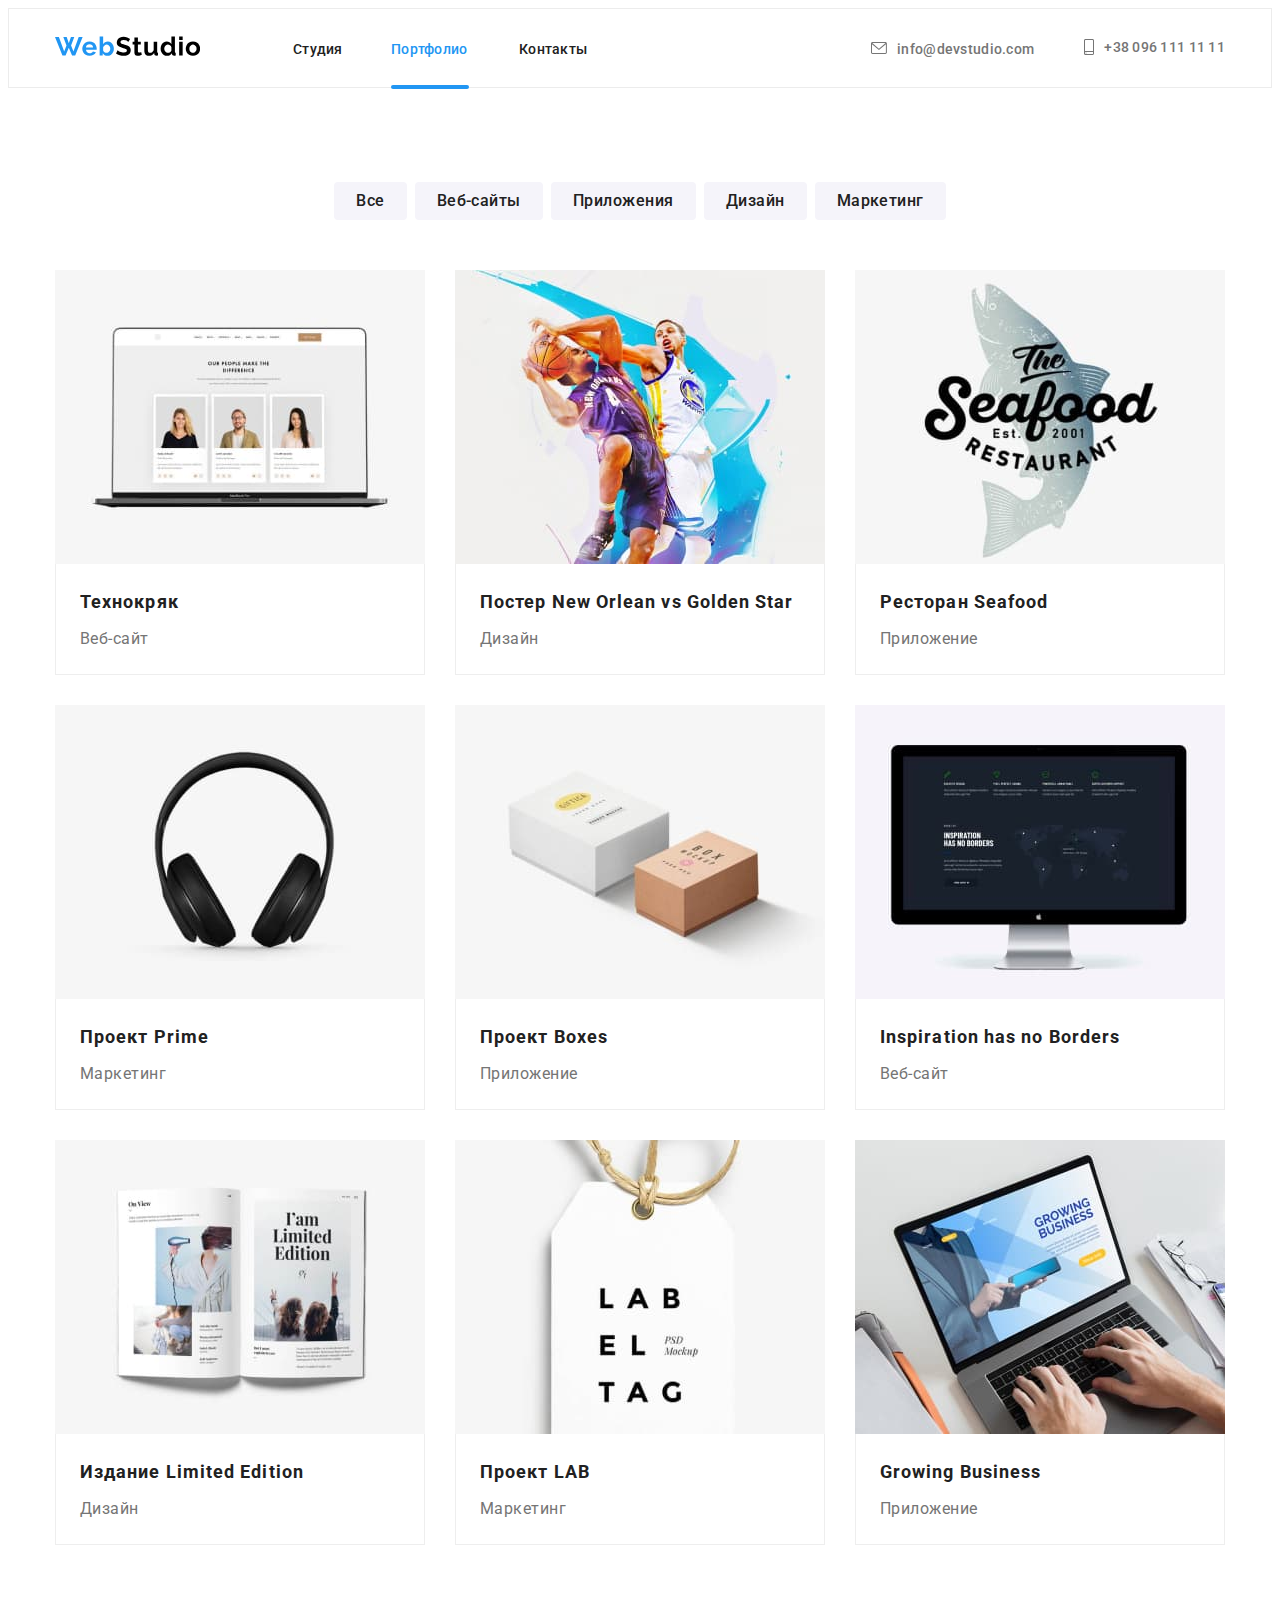
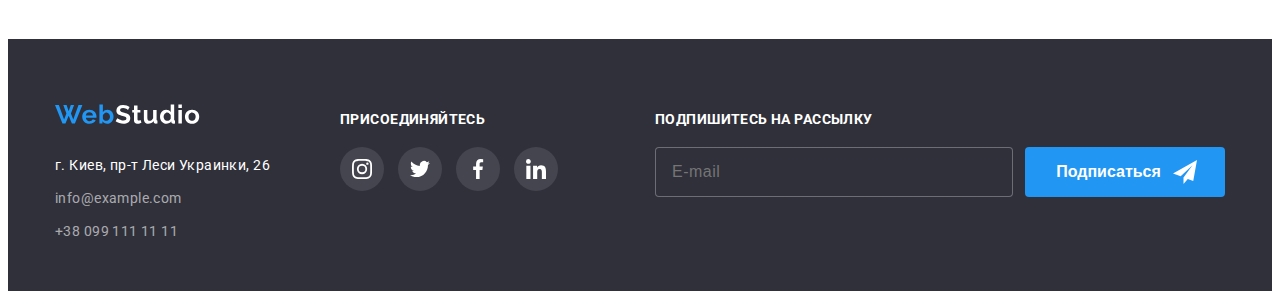
<file: portfolio.html>
<!DOCTYPE html>
<html lang="ru">
  <head>
    <meta charset="UTF-8" />
    <meta name="viewport" content="width=device-width, initial-scale=1.0" />
    <title>Портфолио</title>
    <link
      rel="stylesheet"
      href="https://cdnjs.cloudflare.com/ajax/libs/modern-normalize/1.0.0/modern-normalize.min.css"
      integrity="sha512-ISS7cAi1PEhQ8jnbJpJZMd29NlhNj4AWYyLOSp2CE/CsHxTCu+r+t0D2yoJudVrd0/8fTVPUVDzY5Tvli75u/g=="
      crossorigin="anonymous"
    />
    <link rel="preconnect" href="https://fonts.gstatic.com" />
    <link
      href="https://fonts.googleapis.com/css2?family=Roboto:wght@400;500;700;900&display=swap"
      rel="stylesheet"
    />
    <link rel="stylesheet" href="./css/main.min.css" />
  </head>

  <body>
    <!-- Шапка сайта -->
    <header class="header">
      <div class="container">
        <nav class="menu">
          <a href="#">
            <svg class="logo">
              <use href="./images/symbol.svg#webstudio"></use>
            </svg>
          </a>
          <ul class="menu-list">
            <li class="menu-list-item">
              <a class="menu-link-portfolio-studio" href="./index.html"
                >Студия</a
              >
            </li>
            <li class="menu-list-item">
              <a class="menu-link-portfolio" href="./portfolio.html"
                >Портфолио</a
              >
            </li>
            <li class="menu-list-item">
              <a class="menu-link-portfolio-contacts" href="#">Контакты</a>
            </li>
          </ul>
          <address class="address">
            <ul class="address-list">
              <li class="envelope-item">
                <a class="address-link-mail" href="mailto:info@devstudio.com"
                  ><svg class="envelope">
                    <use href="./images/symbol.svg#envelope"></use>
                  </svg>
                  info@devstudio.com</a
                >
              </li>
              <li class="phone-item">
                <a class="address-link-phone" href="tel:+380961111111"
                  ><svg class="phone">
                    <use href="./images/symbol.svg#smartphone"></use>
                  </svg>
                  +38 096 111 11 11</a
                >
              </li>
            </ul>
          </address>
        </nav>
      </div>
    </header>
    <!-- /Шапка сайта -->
    <main>
      <!-- Фильтр     -->
      <section class="filter">
        <div class="container">
          <ul class="filter-list">
            <li class="filter-item">
              <h3><a class="filter-button" href="#">Все</a></h3>
            </li>
            <li class="filter-item">
              <h3><a class="filter-button" href="#">Веб-сайты</a></h3>
            </li>
            <li class="filter-item">
              <h3><a class="filter-button" href="#">Приложения</a></h3>
            </li>
            <li class="filter-item">
              <h3><a class="filter-button" href="#">Дизайн</a></h3>
            </li>
            <li class="filter-item">
              <h3><a class="filter-button" href="#">Маркетинг</a></h3>
            </li>
          </ul>
        </div>
      </section>
      <!-- /Фильтр     -->
      <!-- Портфолио -->
      <section class="portfolio">
        <div class="container">
          <ul class="portfolio-list">
            <li class="flex-elements">
              <a class="portfolio-link" href="#">
                <div class="img-thumb">
                  <img
                    class="portfolio-img"
                    src="./images/portfolio1.jpg"
                    width="370"
                    height="294"
                    alt="Ноутбук с открытым веб-сайтом"
                  />
                  <div class="product-overlay">
                    <div class="action-text-container">
                      <p class="action-text">
                        Технокряк это современная площадка распространения
                        коронавируса. Компании используют эту платформу для
                        цифрового шпионажа и атак на защищённые сервера
                        конкурентов.
                      </p>
                    </div>
                  </div>
                </div>
                <h3 class="portfolio-title">Технокряк</h3>
                <p class="portfolio-text">Веб-сайт</p>
              </a>
            </li>
            <li class="flex-elements">
              <a class="portfolio-link" href="#">
                <div class="img-thumb">
                  <img
                    class="portfolio-img"
                    src="./images/portfolio2.jpg"
                    width="370"
                    height="294"
                    alt="Постер New Orlean vs Golden Star"
                  />
                  <div class="product-overlay">
                    <div class="action-text-container">
                      <p class="action-text">
                        Lorem ipsum dolor, sit amet consectetur adipisicing
                        elit. Aut magnam ex obcaecati cupiditate, asperiores,
                        quos est sit illum, non minima recusandae sapiente quis
                        veniam! Molestiae?
                      </p>
                    </div>
                  </div>
                </div>
                <h3 class="portfolio-title">
                  Постер New Orlean vs Golden Star
                </h3>
                <p class="portfolio-text">Дизайн</p>
              </a>
            </li>
            <li class="flex-elements">
              <a class="portfolio-link" href="#">
                <div class="img-thumb">
                  <img
                    class="portfolio-img"
                    src="./images/portfolio3.jpg"
                    width="370"
                    height="294"
                    alt="Логотип ресторана seafood"
                  />
                  <div class="product-overlay">
                    <div class="action-text-container">
                      <p class="action-text">
                        Lorem ipsum dolor sit amet consectetur adipisicing elit.
                        Modi temporibus aspernatur eum excepturi corporis
                        aperiam fugit. Illo assumenda totam culpa quod ratione
                        quos sint unde sit incidunt dolor.
                      </p>
                    </div>
                  </div>
                </div>
                <h3 class="portfolio-title">Ресторан Seafood</h3>
                <p class="portfolio-text">Приложение</p>
              </a>
            </li>
            <li class="flex-elements">
              <a class="portfolio-link" href="#">
                <div class="img-thumb">
                  <img
                    class="portfolio-img"
                    src="./images/portfolio4.jpg"
                    width="370"
                    height="294"
                    alt="Наушники"
                  />
                  <div class="product-overlay">
                    <div class="action-text-container">
                      <p class="action-text">
                        Lorem ipsum dolor sit amet consectetur adipisicing elit.
                        Nam quisquam ad non sapiente voluptates aspernatur
                        cupiditate ipsa asperiores soluta! Voluptate, quae?
                      </p>
                    </div>
                  </div>
                </div>
                <h3 class="portfolio-title">Проект Prime</h3>
                <p class="portfolio-text">Маркетинг</p>
              </a>
            </li>
            <li class="flex-elements">
              <a class="portfolio-link" href="#">
                <div class="img-thumb">
                  <img
                    class="portfolio-img"
                    src="./images/portfolio5.jpg"
                    width="370"
                    height="294"
                    alt="2 коробки"
                  />
                  <div class="product-overlay">
                    <div class="action-text-container">
                      <p class="action-text">
                        Lorem ipsum dolor sit amet, consectetur adipisicing
                        elit. Ea minus, a quod eveniet atque quia molestiae
                        reprehenderit consequuntur animi quas minima debitis vel
                        enim rem excepturi quidem corrupti consequatur
                        voluptatum?
                      </p>
                    </div>
                  </div>
                </div>
                <h3 class="portfolio-title">Проект Boxes</h3>
                <p class="portfolio-text">Приложение</p>
              </a>
            </li>
            <li class="flex-elements">
              <a class="portfolio-link" href="#">
                <div class="img-thumb">
                  <img
                    class="portfolio-img"
                    src="./images/portfolio6.jpg"
                    width="370"
                    height="294"
                    alt="Mac с открытым веб-сайтом"
                  />
                  <div class="product-overlay">
                    <div class="action-text-container">
                      <p class="action-text">
                        Lorem ipsum dolor sit amet consectetur, adipisicing
                        elit. Dolor eligendi quae fugiat adipisci maiores
                        nostrum nam dignissimos! Quaerat fuga quas laudantium
                        tempore corporis similique voluptatem quidem.
                      </p>
                    </div>
                  </div>
                </div>
                <h3 class="portfolio-title">Inspiration has no Borders</h3>
                <p class="portfolio-text">Веб-сайт</p>
              </a>
            </li>
            <li class="flex-elements">
              <a class="portfolio-link" href="#">
                <div class="img-thumb">
                  <img
                    class="portfolio-img"
                    src="./images/portfolio7.jpg"
                    width="370"
                    height="294"
                    alt="Книга"
                  />
                  <div class="product-overlay">
                    <div class="action-text-container">
                      <p class="action-text">
                        Lorem ipsum dolor sit amet consectetur adipisicing elit.
                        Eaque obcaecati magnam expedita, assumenda quaerat
                        tenetur, nam optio, quas dolorem provident ratione?
                        Voluptatibus pariatur laborum eos ut quo quos atque
                        officia voluptate!
                      </p>
                    </div>
                  </div>
                </div>
                <h3 class="portfolio-title">Издание Limited Edition</h3>
                <p class="portfolio-text">Дизайн</p>
              </a>
            </li>
            <li class="flex-elements">
              <a class="portfolio-link" href="#">
                <div class="img-thumb">
                  <img
                    class="portfolio-img"
                    src="./images/portfolio8.jpg"
                    width="370"
                    height="294"
                    alt="Бирка"
                  />
                  <div class="product-overlay">
                    <div class="action-text-container">
                      <p class="action-text">
                        Lorem, ipsum dolor sit amet consectetur adipisicing
                        elit. Voluptate natus neque distinctio nam aliquam
                        beatae aliquid cumque?
                      </p>
                    </div>
                  </div>
                </div>
                <h3 class="portfolio-title">Проект LAB</h3>
                <p class="portfolio-text">Маркетинг</p>
              </a>
            </li>
            <li class="flex-elements">
              <a class="portfolio-link" href="#">
                <div class="img-thumb">
                  <img
                    class="portfolio-img"
                    src="./images/portfolio9.jpg"
                    width="370"
                    height="294"
                    alt="Ноутбук с открытым приложением"
                  />
                  <div class="product-overlay">
                    <div class="action-text-container">
                      <p class="action-text">
                        Lorem ipsum dolor, sit amet consectetur adipisicing
                        elit. Debitis accusantium saepe iure nemo quam a sit vel
                        quos repellendus, ipsa voluptas, ab quidem qui!
                      </p>
                    </div>
                  </div>
                </div>
                <h3 class="portfolio-title">Growing Business</h3>
                <p class="portfolio-text">Приложение</p>
              </a>
            </li>
          </ul>
        </div>
      </section>
    </main>
    <!-- /Портфолио -->
    <!-- Контакты -->
    <footer class="footer">
      <div class="container">
        <div class="footer-info">
          <div class="footer-address">
            <svg class="logo-white">
              <use href="./images/symbol.svg#webstudiowhite"></use>
            </svg>
            <ul class="footer-list">
              <li>
                <address>
                  <a class="address-location" href="#"
                    >г. Киев, пр-т Леси Украинки, 26</a
                  >
                </address>
              </li>
              <li>
                <address>
                  <a class="address-footer-mail" href="mailto:info@example.com"
                    >info@example.com</a
                  >
                </address>
              </li>
              <li>
                <address>
                  <a class="address-footer-phone" href="tel:+380991111111"
                    >+38 099 111 11 11</a
                  >
                </address>
              </li>
            </ul>
          </div>
          <div class="footer-network">
            <h3 class="footer-title">присоединяйтесь</h3>
            <a class="footer-network-button" href="#">
              <svg width="20px" height="20px">
                <use href="./images/symbol.svg#instagram"></use>
              </svg>
            </a>
            <a class="footer-network-button" href="#">
              <svg width="20px" height="20px">
                <use href="./images/symbol.svg#twitter"></use>
              </svg>
            </a>
            <a class="footer-network-button" href="#">
              <svg width="20px" height="20px">
                <use href="./images/symbol.svg#facebook"></use>
              </svg>
            </a>
            <a class="footer-network-button" href="#">
              <svg width="20px" height="20px">
                <use href="./images/symbol.svg#linkedin"></use>
              </svg>
            </a>
          </div>
          <div class="footer-subscribe">
            <h3 class="footer-subscribe-title">Подпишитесь на рассылку</h3>
            <div class="button-subscribe-container">
              <form>
                <input
                  class="footer-email"
                  type="email"
                  name="email"
                  id="email"
                  placeholder="E-mail"
                />
                <button class="button-subscribe" type="submit">
                  Подписаться
                </button>
                <svg class="subscribe-svg">
                  <use href="./images/symbol.svg#send"></use>
                </svg>
              </form>
            </div>
          </div>
        </div>
      </div>
    </footer>
    <!-- /Контакты -->
  </body>
</html>
</file>
<file: css/main.min.css>
html{-webkit-box-sizing:border-box;box-sizing:border-box}*,*::before,*::after{-webkit-box-sizing:inherit;box-sizing:inherit}body{font-family:"Roboto",sans-serif;font-style:normal}.header{display:block;position:relative;max-height:80px;background-color:#fff;border:1px solid #ececec}.menu{display:-webkit-box;display:-ms-flexbox;display:flex;-webkit-box-align:center;-ms-flex-align:center;align-items:center}.container{width:1200px;padding-left:15px;padding-right:15px;margin-left:auto;margin-right:auto}.logo{width:145px;height:31px}.menu-list{margin-left:93px;display:-webkit-box;display:-ms-flexbox;display:flex;padding-right:0;padding-left:0;margin-top:0;margin-bottom:0;list-style:none}.menu-list-item:not(:last-child){margin-right:50px}.menu-link-studio-portfolio,.menu-link-studio-portfolio:visited{display:block;width:78px;position:relative;padding-bottom:32px;padding-top:32px;color:#212121;font-weight:500;font-size:14px;line-height:1.142;letter-spacing:0.02em;text-decoration:none;-webkit-transition:250ms cubic-bezier(0.4, 0, 0.2, 1);transition:250ms cubic-bezier(0.4, 0, 0.2, 1)}.menu-link-studio-portfolio::before{display:inline-block;position:absolute;opacity:0;content:" ";bottom:0;width:78px;height:4px;border-radius:2px;background-color:#2196f3;-webkit-transition:250ms cubic-bezier(0.4, 0, 0.2, 1);transition:250ms cubic-bezier(0.4, 0, 0.2, 1)}.menu-link-studio-portfolio:hover::before,.menu-link-studio-portfolio:focus::before{opacity:1}.menu-link-studio-portfolio:hover,.menu-link-studio-portfolio:active,.menu-link-studio-portfolio:focus{color:#2196f3}.menu-link-studio-contacts,.menu-link-studio-contacts:visited{display:block;position:relative;width:68px;padding-bottom:32px;padding-top:32px;color:#212121;font-weight:500;font-size:14px;line-height:1.142;letter-spacing:0.02em;text-decoration:none;-webkit-transition:250ms cubic-bezier(0.4, 0, 0.2, 1);transition:250ms cubic-bezier(0.4, 0, 0.2, 1)}.menu-link-studio-contacts::before{display:inline-block;content:" ";position:absolute;opacity:0;bottom:0;width:68px;height:4px;border-radius:2px;background-color:#2196f3;-webkit-transition:250ms cubic-bezier(0.4, 0, 0.2, 1);transition:250ms cubic-bezier(0.4, 0, 0.2, 1)}.menu-link-studio-contacts:hover::before,.menu-link-studio-contacts:focus::before{opacity:1}.menu-link-studio-contacts:hover,.menu-link-studio-contacts:active,.menu-link-studio-contacts:focus{color:#2196f3}.menu-link-studio{display:block;width:48px;padding-bottom:32px;padding-top:32px;position:relative;color:#2196f3;font-weight:500;font-size:14px;line-height:1.142;letter-spacing:0.02em;text-decoration:none}.menu-link-studio::before{display:inline-block;position:absolute;content:" ";bottom:0;width:48px;height:4px;border-radius:2px;background-color:#2196f3}.menu-link-portfolio-studio,.menu-link-portfolio-studio:visited{display:block;width:48px;position:relative;padding-bottom:32px;padding-top:32px;color:#212121;font-weight:500;font-size:14px;line-height:1.142;letter-spacing:0.02em;text-decoration:none;-webkit-transition:250ms cubic-bezier(0.4, 0, 0.2, 1);transition:250ms cubic-bezier(0.4, 0, 0.2, 1)}.menu-link-portfolio-studio::before{display:inline-block;position:absolute;opacity:0;content:" ";bottom:0;width:48px;height:4px;border-radius:2px;background-color:#2196f3;-webkit-transition:250ms cubic-bezier(0.4, 0, 0.2, 1);transition:250ms cubic-bezier(0.4, 0, 0.2, 1)}.menu-link-portfolio-studio:hover::before,.menu-link-portfolio-studio:focus::before{opacity:1}.menu-link-portfolio-studio:hover,.menu-link-portfolio-studio:active,.menu-link-portfolio-studio:focus{color:#2196f3}.menu-link-portfolio-contacts,.menu-link-portfolio-contacts:visited{display:block;position:relative;width:68px;padding-bottom:32px;padding-top:32px;color:#212121;font-weight:500;font-size:14px;line-height:1.142;letter-spacing:0.02em;text-decoration:none;-webkit-transition:250ms cubic-bezier(0.4, 0, 0.2, 1);transition:250ms cubic-bezier(0.4, 0, 0.2, 1)}.menu-link-portfolio-contacts::before{display:inline-block;position:absolute;opacity:0;bottom:0;content:" ";width:68px;height:4px;border-radius:2px;background-color:#2196f3;-webkit-transition:250ms cubic-bezier(0.4, 0, 0.2, 1);transition:250ms cubic-bezier(0.4, 0, 0.2, 1)}.menu-link-portfolio-contacts:hover::before,.menu-link-portfolio-contacts:focus::before{opacity:1}.menu-link-portfolio-contacts:hover,.menu-link-portfolio-contacts:active,.menu-link-portfolio-contacts:focus{color:#2196f3}.menu-link-portfolio{display:block;width:78px;position:relative;padding-bottom:32px;padding-top:32px;color:#2196f3;font-weight:500;font-size:14px;line-height:1.142;letter-spacing:0.02em;text-decoration:none}.menu-link-portfolio::before{display:inline-block;position:absolute;bottom:0;content:" ";width:78px;height:4px;border-radius:2px;background-color:#2196f3}.address{margin-left:auto;list-style:none;display:-webkit-inline-box;display:-ms-inline-flexbox;display:inline-flex}.address-list{list-style:none;display:-webkit-inline-box;display:-ms-inline-flexbox;display:inline-flex;-webkit-box-align:center;-ms-flex-align:center;align-items:center}.address-link-mail{display:-webkit-inline-box;display:-ms-inline-flexbox;display:inline-flex;margin-right:50px;-webkit-box-align:center;-ms-flex-align:center;align-items:center;color:#757575;fill:#757575;font-style:normal;font-weight:500;font-size:14px;line-height:1.142;letter-spacing:0.02em;text-decoration:none;-webkit-transition:250ms cubic-bezier(0.4, 0, 0.2, 1);transition:250ms cubic-bezier(0.4, 0, 0.2, 1)}.address-link-mail:hover,.address-link-mail:active,.address-link-mail:focus{color:#2196f3;fill:#2196f3}.phone{margin-right:10px;width:10px;height:16px}.phone-item{-webkit-box-align:center;-ms-flex-align:center;align-items:center}.envelope{margin-right:10px;width:16px;height:12px}.envelope-item{-webkit-box-align:center;-ms-flex-align:center;align-items:center}.address-link-phone{display:-webkit-inline-box;display:-ms-inline-flexbox;display:inline-flex;-webkit-box-align:center;-ms-flex-align:center;align-items:center;color:#757575;fill:#757575;font-style:normal;font-weight:500;font-size:14px;line-height:1.142;letter-spacing:0.02em;text-decoration:none;-webkit-transition:250ms cubic-bezier(0.4, 0, 0.2, 1);transition:250ms cubic-bezier(0.4, 0, 0.2, 1)}.address-link-phone:hover,.address-link-phone:active,.address-link-phone:focus{color:#2196f3;fill:#2196f3}.container{width:1200px;padding-left:15px;padding-right:15px;margin-left:auto;margin-right:auto}.top{height:600px;margin-left:auto;margin-right:auto;background-image:-webkit-gradient(linear, left top, right top, from(rgba(0,0,0,0.4)), to(rgba(0,0,0,0.4))),url(../images/top-img.jpg);background-image:linear-gradient(to right, rgba(0,0,0,0.4), rgba(0,0,0,0.4)),url(../images/top-img.jpg);background-size:cover;background-position:center;text-align:center}.top-title{padding-top:200px;padding-left:236px;padding-right:236px;margin-top:0;margin-bottom:30px;color:#fff;font-weight:900;font-size:44px;line-height:1.5;text-align:center;letter-spacing:0.06em;text-transform:uppercase}.order,.order:visited{display:inline-block;text-align:center;min-width:200px;height:50px;background-color:#2196f3;color:#fff;font-weight:bold;font-size:16px;line-height:1.875;text-decoration:none;border-radius:4px;padding:10px 32px}.order-button{padding-bottom:200px}.container{width:1200px;padding-left:15px;padding-right:15px;margin-left:auto;margin-right:auto}.feature{background-color:#fff}.feature-title{margin-top:0;margin-bottom:10px;color:#212121;font-weight:bold;font-size:14px;line-height:1.142;letter-spacing:0.03em;text-transform:uppercase}.feature-list{padding-right:0;padding-left:0;padding-top:94px;padding-bottom:94px;margin-top:0;margin-bottom:0;list-style:none;display:-webkit-box;display:-ms-flexbox;display:flex}.feature-list-item{width:270px;height:251px;margin-right:30px}.feature-list-item:not(:last-child){margin-right:30px}.feature-text{margin-top:0;margin-bottom:0;color:#757575;font-weight:normal;font-size:14px;line-height:1.714;letter-spacing:0.03em}.feature-svg{display:-webkit-inline-box;display:-ms-inline-flexbox;display:inline-flex;width:270px;height:120px;padding-top:25px;padding-left:100px;padding-right:100px;padding-bottom:25px;margin-bottom:30px;background-color:#f5f4fa}.container{width:1200px;padding-left:15px;padding-right:15px;margin-left:auto;margin-right:auto}.orientation{padding-bottom:94px;background-color:#fff}.orientation-title{margin-top:0;margin-bottom:50px;color:#212121;font-weight:bold;font-size:36px;line-height:42px;text-align:center;letter-spacing:0.03em}.orientation-list{margin-top:0;margin-bottom:0;padding-left:0;padding-right:0;max-height:294px;list-style:none;display:-webkit-box;display:-ms-flexbox;display:flex}.orientation-list-item{display:block;position:relative}.orientation-list-item:not(:last-child){margin-right:30px}.orientation-box{position:absolute;bottom:0;display:block;text-align:center;width:370px;height:70px;background-color:rgba(47,48,58,0.8)}.orientation-text{margin:0;padding-top:27px;font-weight:bold;font-size:14px;line-height:1.142;letter-spacing:0.03em;text-transform:uppercase;color:#fff}.container{width:1200px;padding-left:15px;padding-right:15px;margin-left:auto;margin-right:auto}.team{padding-bottom:94px;background-color:#f5f4fa;text-align:center}.team-title{margin-top:0;margin-bottom:0;padding-top:101px;padding-bottom:50px;color:#212121;font-weight:bold;font-size:36px;line-height:1.166;text-align:center;letter-spacing:0.03em}.team-images{margin-bottom:30px}.team-list{margin-top:0;margin-bottom:0;padding-left:0;padding-right:0;list-style:none;display:-webkit-box;display:-ms-flexbox;display:flex;-webkit-box-align:center;-ms-flex-align:center;align-items:center}.team-item{max-width:270px;max-height:428px;background-color:#fff;border-radius:0px 0px 4px 4px;-webkit-box-shadow:0px 1px 3px rgba(0,0,0,0.12),0px 1px 1px rgba(0,0,0,0.14),0px 2px 1px rgba(0,0,0,0.2);box-shadow:0px 1px 3px rgba(0,0,0,0.12),0px 1px 1px rgba(0,0,0,0.14),0px 2px 1px rgba(0,0,0,0.2)}.team-item:not(:last-child){margin-right:30px}.social-network{margin-bottom:30px;margin-left:auto;margin-right:auto;display:-webkit-inline-box;display:-ms-inline-flexbox;display:inline-flex;-webkit-box-align:center;-ms-flex-align:center;align-items:center;width:206px;height:44px}.social-network-button{display:-webkit-inline-box;display:-ms-inline-flexbox;display:inline-flex;padding:12px;width:44px;height:44px;border-radius:50%;fill:#afb1b8;-webkit-transition:250ms cubic-bezier(0.4, 0, 0.2, 1);transition:250ms cubic-bezier(0.4, 0, 0.2, 1)}.social-network-button:not(:last-child){margin-right:10px}.social-network-button:hover,.social-network-button:focus,.social-network-button:active{background-color:#2196f3;fill:#fff}.person-title{margin-top:0;margin-bottom:10px;color:#212121;font-weight:500;font-size:16px;line-height:1.187;text-align:center;letter-spacing:0.03em}.person-text{margin-top:0;margin-bottom:0;padding-bottom:16px;color:#757575;font-weight:normal;font-size:16px;line-height:1.187;text-align:center;letter-spacing:0.03em}.person-text:last-child{margin-bottom:0}.container{width:1200px;padding-left:15px;padding-right:15px;margin-left:auto;margin-right:auto}.clients{padding-top:94px;padding-bottom:94px}.clients-title{padding-bottom:50px;margin:0;font-weight:bold;font-size:36px;line-height:1.166;text-align:center;letter-spacing:0.03em}.clients-box{margin-left:auto;margin-right:auto;display:-webkit-inline-box;display:-ms-inline-flexbox;display:inline-flex;vertical-align:bottom}.clients-link{width:170px;height:90px;border:1px solid #afb1b8;border-radius:4px;border-color:#afb1b8;fill:#afb1b8;-webkit-transition:250ms cubic-bezier(0.4, 0, 0.2, 1);transition:250ms cubic-bezier(0.4, 0, 0.2, 1)}.clients-link:not(:last-child){margin-right:30px}.clients-link:hover,.clients-link:focus,.clients-link:active{fill:#2196f3;border-color:#2196f3}.container{width:1200px;padding-left:15px;padding-right:15px;margin-left:auto;margin-right:auto}.footer{background-color:#2f303a}.footer-info{display:-webkit-box;display:-ms-flexbox;display:flex}.footer-address{height:252px}.logo-white{width:145px;height:31px;margin-top:60px;margin-bottom:20px}.footer-list{margin-top:0;margin-bottom:0;padding-left:0;list-style:none}.address-location,.address-location:visited{display:block;margin-bottom:9px;color:#fff;font-style:normal;font-weight:normal;font-size:14px;line-height:1.714;letter-spacing:0.03em;text-decoration:none}.address-footer-mail,.address-footer-mail:visited{margin-bottom:9px;display:block;color:rgba(255,255,255,0.6);font-style:normal;font-weight:normal;font-size:14px;line-height:1.714;letter-spacing:0.03em;text-decoration:none}.address-footer-phone,.address-footer-phone:visited{display:block;color:rgba(255,255,255,0.6);font-style:normal;font-weight:normal;font-size:14px;line-height:1.714;letter-spacing:0.03em;text-decoration:none}.footer-network{display:block;margin-left:70px}.footer-title{margin-top:72px;margin-bottom:20px;font-weight:bold;font-size:14px;line-height:1.142;letter-spacing:0.03em;text-transform:uppercase;color:#fff}.footer-network-button{display:-webkit-inline-box;display:-ms-inline-flexbox;display:inline-flex;padding:12px;width:44px;height:44px;border-radius:50%;fill:#fff;background-color:rgba(255,255,255,0.1);-webkit-transition:250ms cubic-bezier(0.4, 0, 0.2, 1);transition:250ms cubic-bezier(0.4, 0, 0.2, 1)}.footer-network-button:not(:last-child){margin-right:10px}.footer-network-button:hover,.footer-network-button:focus,.footer-network-button:active{background-color:#2196f3;fill:#fff}.footer-subscribe{margin-left:auto;display:block}.footer-subscribe-title{margin-top:72px;margin-bottom:20px;font-weight:bold;font-size:14px;line-height:1.142;letter-spacing:0.03em;text-transform:uppercase;color:#fff}.footer-email{margin-right:12px;padding-top:14px;padding-bottom:14px;padding-left:16px;padding-right:16px;width:358px;font-weight:normal;font-size:16px;line-height:1.25;letter-spacing:0.03em;-webkit-transition:250ms cubic-bezier(0.4, 0, 0.2, 1);transition:250ms cubic-bezier(0.4, 0, 0.2, 1);border:1px solid rgba(255,255,255,0.3);border-radius:4px;background-color:#2f303a;color:rgba(255,255,255,0.6)}.footer-email:focus{border-color:#2196f3;outline:none}.button-subscribe{width:200px;height:50px;float:right;background-color:#2196f3;color:#fff;font-weight:bold;font-size:16px;line-height:1.875;border:none;border-radius:4px;padding:10px 62px 10px 29px;cursor:pointer}.button-subscribe-container{position:relative}.subscribe-svg{position:absolute;margin-top:13px;margin-bottom:13px;margin-right:28px;right:0;width:24px;height:24px;cursor:pointer}.container{width:1200px;padding-left:15px;padding-right:15px;margin-left:auto;margin-right:auto}.filter{padding-top:94px}.filter-list{height:38px;padding-left:0;margin-bottom:50px;margin-top:0;list-style:none;display:-webkit-box;display:-ms-flexbox;display:flex;-webkit-box-pack:center;-ms-flex-pack:center;justify-content:center;-webkit-box-align:center;-ms-flex-align:center;align-items:center}.filter-item:not(:last-child){margin-right:8px}.filter-button,.filter-button:visited{display:-webkit-box;display:-ms-flexbox;display:flex;padding:6px 22px;border-radius:4px;border:0 solid transparent;text-decoration:none;color:#212121;background-color:#f5f4fa;font-weight:500;font-size:16px;line-height:1.625;text-align:center;letter-spacing:0.03em;-webkit-transition:250ms cubic-bezier(0.4, 0, 0.2, 1);transition:250ms cubic-bezier(0.4, 0, 0.2, 1)}.filter-button:hover,.filter-button:active,.filter-button:focus{color:#fff;background-color:#2196f3;outline:none;border:0 solid transparent;font-weight:500;font-size:16px;line-height:1.625;text-align:center;letter-spacing:0.03em;-webkit-box-shadow:0px 3px 1px rgba(0,0,0,0.1),0px 1px 2px rgba(0,0,0,0.08),0px 2px 2px rgba(0,0,0,0.12);box-shadow:0px 3px 1px rgba(0,0,0,0.1),0px 1px 2px rgba(0,0,0,0.08),0px 2px 2px rgba(0,0,0,0.12);cursor:pointer}.container{width:1200px;padding-left:15px;padding-right:15px;margin-left:auto;margin-right:auto}.portfolio{background-color:#fff;text-align:center}.portfolio-list{padding-left:0;list-style:none;margin-bottom:0;margin-top:0;display:-webkit-box;display:-ms-flexbox;display:flex;-ms-flex-wrap:wrap;flex-wrap:wrap}.portfolio-link{text-decoration:none}.flex-elements{width:370px;margin-right:30px;margin-bottom:30px;-webkit-transition:-webkit-box-shadow 250ms cubic-bezier(0.4, 0, 0.2, 1);transition:-webkit-box-shadow 250ms cubic-bezier(0.4, 0, 0.2, 1);transition:box-shadow 250ms cubic-bezier(0.4, 0, 0.2, 1);transition:box-shadow 250ms cubic-bezier(0.4, 0, 0.2, 1), -webkit-box-shadow 250ms cubic-bezier(0.4, 0, 0.2, 1)}.flex-elements:nth-child(3n){margin-right:0}.flex-elements:nth-child(n+7){margin-bottom:94px}.flex-elements:hover,.flex-elements:active,.flex-elements:focus{-webkit-box-shadow:0px 1px 1px rgba(0,0,0,0.12),0px 4px 4px rgba(0,0,0,0.06),1px 4px 6px rgba(0,0,0,0.16);box-shadow:0px 1px 1px rgba(0,0,0,0.12),0px 4px 4px rgba(0,0,0,0.06),1px 4px 6px rgba(0,0,0,0.16)}.portfolio-img{max-width:100%;border:none;vertical-align:bottom}.img-thumb{overflow:hidden;position:relative;width:370px;height:294px}.img-thumb::before{position:absolute;content:" ";width:100%;height:100%;background-color:rgba(33,150,243,0.9);opacity:0}.action-text-container{position:absolute;top:50%;left:50%;-webkit-transform:translate(-50%, -50%);transform:translate(-50%, -50%);text-align:left}.action-text{margin:0;width:322px;font-weight:normal;font-size:18px;line-height:1.556;letter-spacing:0.03em;color:#fff}.product-overlay{position:absolute;width:100%;height:100%;background-color:rgba(33,150,243,0.9);opacity:1;-webkit-transform:translateY(0%);transform:translateY(0%);-webkit-transition:250ms cubic-bezier(0.4, 0, 0.2, 1);transition:250ms cubic-bezier(0.4, 0, 0.2, 1)}.portfolio-link:hover .product-overlay,.portfolio-link:focus .product-overlay{-webkit-transform:translateY(-100%);transform:translateY(-100%);opacity:1}.portfolio-title{color:#212121;margin-top:0;margin-bottom:0;padding-top:20px;padding-left:24px;border-right:1px solid #eee;border-left:1px solid #eee;text-align:left;font-weight:bold;font-size:18px;line-height:2;letter-spacing:0.06em}.portfolio-text{margin-top:0;margin-bottom:0;padding-bottom:20px;padding-left:24px;padding-top:4px;border-right:1px solid #eee;border-left:1px solid #eee;border-bottom:1px solid #eee;text-align:left;color:#757575;font-weight:normal;font-size:16px;line-height:1.875;letter-spacing:0.03em}.backdrop{top:0;left:0;position:fixed;width:100%;height:100%;background-color:rgba(0,0,0,0.2);opacity:1;-webkit-transition:opacity 250ms cubic-bezier(0.4, 0, 0.2, 1);transition:opacity 250ms cubic-bezier(0.4, 0, 0.2, 1)}.backdrop.is-hidden{opacity:0;pointer-events:none}.backdrop.is-hidden .modal{-webkit-transform:translate(-50%, -50%);transform:translate(-50%, -50%)}.modal{position:absolute;top:50%;left:50%;-webkit-transform:translate(-50%, -50%);transform:translate(-50%, -50%);width:528px;height:581px;-webkit-box-shadow:0px 1px 3px rgba(0,0,0,0.12),0px 1px 1px rgba(0,0,0,0.14),0px 2px 1px rgba(0,0,0,0.2);box-shadow:0px 1px 3px rgba(0,0,0,0.12),0px 1px 1px rgba(0,0,0,0.14),0px 2px 1px rgba(0,0,0,0.2);border-radius:4px;background-color:#fff}.modal-title{padding-top:40px;padding-bottom:12px;margin:0;font-weight:bold;font-size:20px;line-height:1.15;text-align:center;letter-spacing:0.03em;color:#212121}.svg-button{width:30px;height:30px}.button-modal{display:block;position:absolute;top:0;right:0;cursor:pointer;padding-top:8px;padding-right:8px;-webkit-transition:250ms cubic-bezier(0.4, 0, 0.2, 1);transition:250ms cubic-bezier(0.4, 0, 0.2, 1)}.button-modal:hover,.button-modal:focus{fill:#2196f3}.application{margin-left:auto;margin-right:auto;padding-left:40px;padding-right:40px}.contact-icon{position:absolute;margin-top:11px;margin-left:12px;margin-bottom:11px;width:18px;height:18px;top:25%;left:0;-webkit-transition:250ms cubic-bezier(0.4, 0, 0.2, 1);transition:250ms cubic-bezier(0.4, 0, 0.2, 1)}.contact-icon:focus{fill:#2196f3}.form-input:focus ~ .contact-icon{fill:#2196f3}.form{position:relative;display:-webkit-box;display:-ms-flexbox;display:flex;-webkit-box-orient:vertical;-webkit-box-direction:normal;-ms-flex-direction:column;flex-direction:column}.form-input{padding:10px;padding-left:42px;margin-bottom:10px;border:1px solid rgba(33,33,33,0.2);border-radius:4px;-webkit-transition:250ms cubic-bezier(0.4, 0, 0.2, 1);transition:250ms cubic-bezier(0.4, 0, 0.2, 1)}.form-input:focus{border-color:#2196f3;outline:none}.form-textarea{padding-top:12px;padding-bottom:12px;padding-left:16px;padding-right:16px;margin-bottom:20px;resize:none;border:1px solid rgba(33,33,33,0.2);border-radius:4px;-webkit-transition:250ms cubic-bezier(0.4, 0, 0.2, 1);transition:250ms cubic-bezier(0.4, 0, 0.2, 1)}.form-textarea:focus{border-color:#2196f3;outline:none}.form-textarea::-webkit-input-placeholder{font-weight:normal;font-size:12px;line-height:1.167;letter-spacing:0.01em;color:rgba(117,117,117,0.5)}.form-textarea:-ms-input-placeholder{font-weight:normal;font-size:12px;line-height:1.167;letter-spacing:0.01em;color:rgba(117,117,117,0.5)}.form-textarea::-ms-input-placeholder{font-weight:normal;font-size:12px;line-height:1.167;letter-spacing:0.01em;color:rgba(117,117,117,0.5)}.form-textarea::placeholder{font-weight:normal;font-size:12px;line-height:1.167;letter-spacing:0.01em;color:rgba(117,117,117,0.5)}.form-label{margin-bottom:4px;font-weight:normal;font-size:12px;line-height:1.167;letter-spacing:0.01em;color:#757575}.checkbox{position:absolute;-webkit-appearance:none;-moz-appearance:none;appearance:none}.checkbox-icon{display:-webkit-box;display:-ms-flexbox;display:flex;margin-right:8px;width:16px;height:15px;border:2px solid #212121;border-radius:2px;fill:#fff;-webkit-transition:250ms cubic-bezier(0.4, 0, 0.2, 1);transition:250ms cubic-bezier(0.4, 0, 0.2, 1)}.checkbox:hover+.checkbox-icon,.checkbox:focus+.checkbox-icon{border-color:#2196f3}.checkbox:checked+.checkbox-icon{border:none;fill:#2196f3}.form-checkbox{display:-webkit-box;display:-ms-flexbox;display:flex;-webkit-box-align:center;-ms-flex-align:center;align-items:center;-webkit-box-pack:center;-ms-flex-pack:center;justify-content:center;margin-bottom:30px}.checkbox-contain{margin-right:8px;display:-webkit-box;display:-ms-flexbox;display:flex;-webkit-box-align:center;-ms-flex-align:center;align-items:center}.form-label-checkbox{display:-webkit-box;display:-ms-flexbox;display:flex;-webkit-box-align:center;-ms-flex-align:center;align-items:center;font-weight:normal;font-size:14px;line-height:1.714;letter-spacing:0.03em;cursor:pointer;color:#757575}.checkbox-link{font-weight:normal;font-size:14px;line-height:1.714;letter-spacing:0.03em;color:#2196f3}.button-modal-container{text-align:center}.button-modal-send{min-width:200px;height:50px;margin-bottom:40px;background-color:#2196f3;color:#fff;font-weight:bold;font-size:16px;line-height:1.875;border:none;border-radius:4px;padding:10px 32px;cursor:pointer}
/*# sourceMappingURL=main.min.css.map */
</file>
